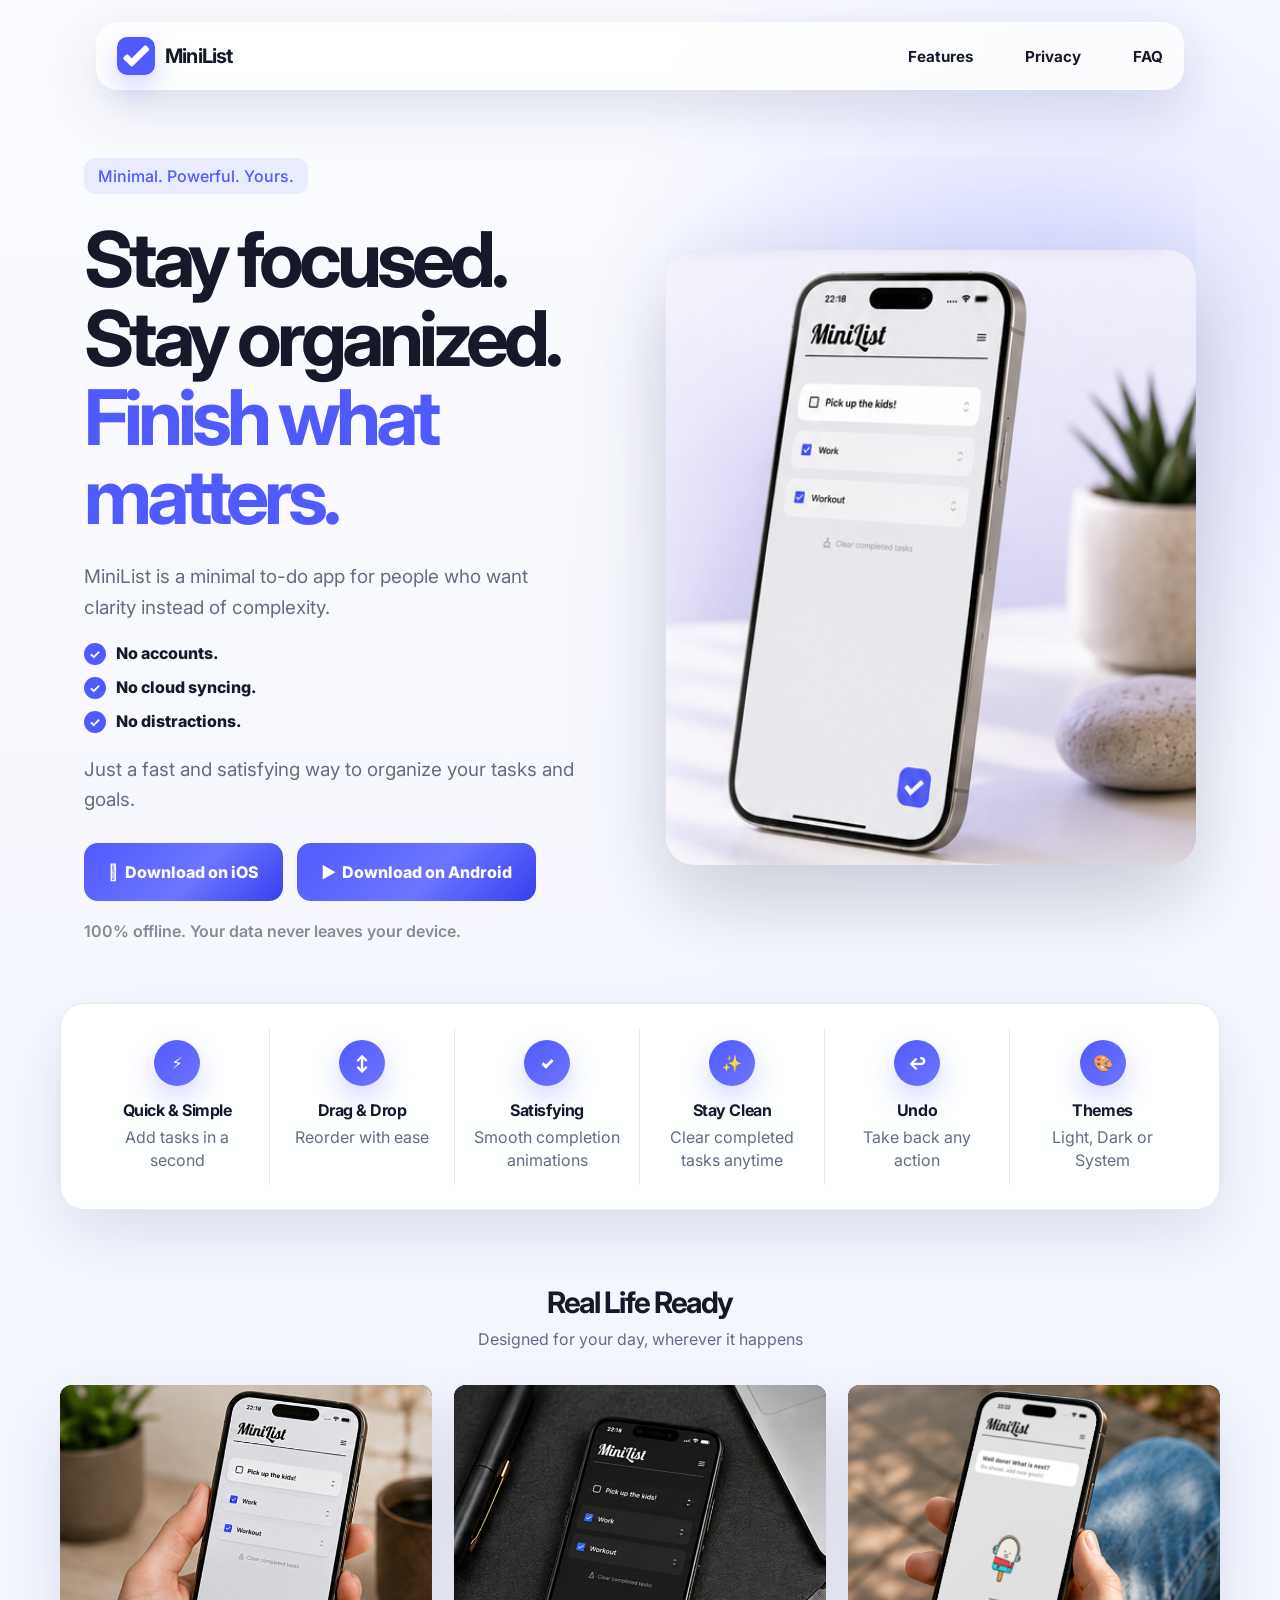
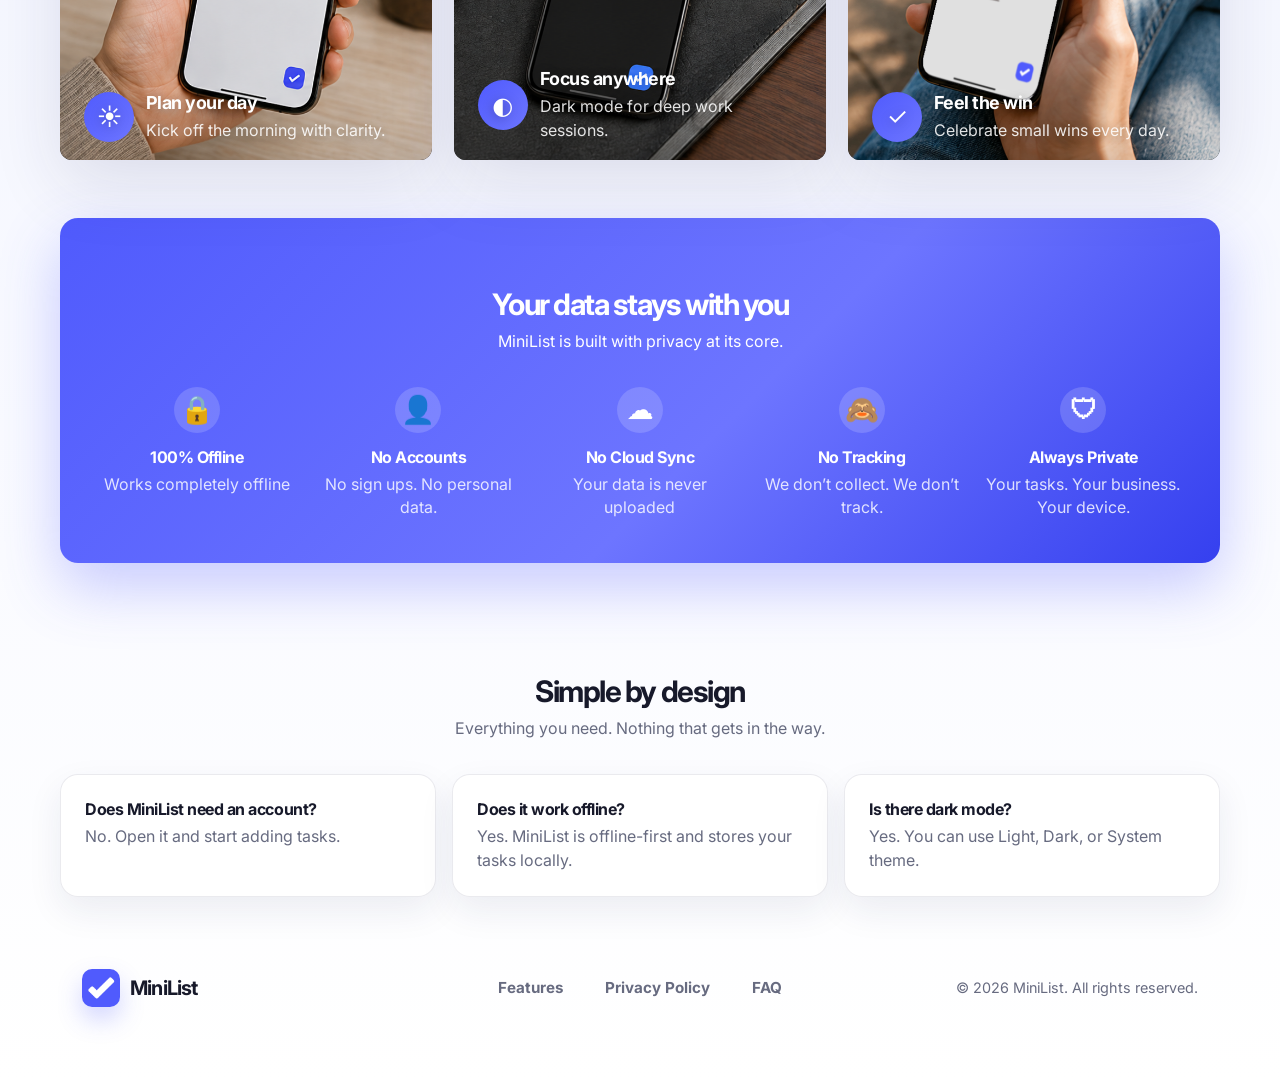
<file: index.html>
<!DOCTYPE html>
<html lang="en">

<head>
  <meta charset="UTF-8" />
  <meta name="viewport" content="width=device-width, initial-scale=1.0" />
  <link rel="icon" href="icon.png" type="image/png">
  <meta name="description"
    content="MiniList is a minimal to-do app with no accounts, no cloud sync, no tracking and no distractions." />
  <title>MiniList — Minimal To-Do App</title>
  <link rel="preconnect" href="https://fonts.googleapis.com">
  <link rel="preconnect" href="https://fonts.gstatic.com" crossorigin>
  <link href="https://fonts.googleapis.com/css2?family=Inter:wght@400;500;600;700;800;900&display=swap"
    rel="stylesheet">
  <link rel="stylesheet" href="styles.css">
</head>

<body>
  <div class="page-shell">
    <nav class="top-nav" aria-label="Main navigation">
      <a class="brand" href="#top" aria-label="MiniList home">
        <img src="icon.png" alt="MiniList icon">
        <span>MiniList</span>
      </a>
      <div class="nav-links">
        <a href="#features">Features</a>
        <a href="#privacy">Privacy</a>
        <a href="#faq">FAQ</a>
      </div>
    </nav>

    <header id="top" class="hero-section">
      <section class="hero-copy">
        <p class="pill">Minimal. Powerful. Yours.</p>
        <h1>Stay focused.<br>Stay organized.<br><span>Finish what matters.</span></h1>
        <p class="hero-text">MiniList is a minimal to-do app for people who want clarity instead of complexity.</p>
        <div class="proof-list" aria-label="MiniList promises">
          <span><b>✓</b>No accounts.</span>
          <span><b>✓</b>No cloud syncing.</span>
          <span><b>✓</b>No distractions.</span>
        </div>
        <p class="hero-text small">Just a fast and satisfying way to organize your tasks and goals.</p>
        <div id="download" class="download-row">
          <a class="download-button" href="https://apps.apple.com/us/app/minilist-simple-to-do-list/id6760142882"
            target="_blank" rel="noopener noreferrer">&nbsp; Download on iOS</a>
          <a class="download-button" href="https://play.google.com/store/apps/details?id=app.bitpull.todoapp"
            target="_blank" rel="noopener noreferrer">▶&nbsp; Download on Android</a>
        </div>
        <p class="microcopy"><br>100% offline. Your data never leaves your device.</p>
      </section>

      <section class="hero-art hero-scene" aria-label="MiniList app preview">
        <img src="hero-scene-latest.png" alt="MiniList app running on a standing iPhone on a calm desk">
      </section>
    </header>

    <main>
      <section id="features" class="feature-strip" aria-label="MiniList features">
        <article><span>⚡</span>
          <h3>Quick & Simple</h3>
          <p>Add tasks in a second</p>
        </article>
        <article><span>↕</span>
          <h3>Drag & Drop</h3>
          <p>Reorder with ease</p>
        </article>
        <article><span>✓</span>
          <h3>Satisfying</h3>
          <p>Smooth completion animations</p>
        </article>
        <article><span>✨</span>
          <h3>Stay Clean</h3>
          <p>Clear completed tasks anytime</p>
        </article>
        <article><span>↩</span>
          <h3>Undo</h3>
          <p>Take back any action</p>
        </article>
        <article><span>🎨</span>
          <h3>Themes</h3>
          <p>Light, Dark or System</p>
        </article>
      </section>

      <section class="real-life-section">
        <div class="section-heading">
          <h2>Real Life Ready</h2>
          <p>Designed for your day, wherever it happens</p>
        </div>
        <div class="life-grid">
          <article class="life-card">
            <img src="life-plan.png" alt="A person holding an iPhone with MiniList open">
            <div class="life-caption"><span>☀</span>
              <div>
                <h3>Plan your day</h3>
                <p>Kick off the morning with clarity.</p>
              </div>
            </div>
          </article>
          <article class="life-card">
            <img src="life-focus.png" alt="MiniList dark mode on an iPhone placed on a desk">
            <div class="life-caption"><span>◐</span>
              <div>
                <h3>Focus anywhere</h3>
                <p>Dark mode for deep work sessions.</p>
              </div>
            </div>
          </article>
          <article class="life-card">
            <img src="life-win.png" alt="A person using MiniList outdoors">
            <div class="life-caption"><span>✓</span>
              <div>
                <h3>Feel the win</h3>
                <p>Celebrate small wins every day.</p>
              </div>
            </div>
          </article>
        </div>
      </section>

      <section id="privacy" class="privacy-panel">
        <div class="section-heading white">
          <h2>Your data stays with you</h2>
          <p>MiniList is built with privacy at its core.</p>
        </div>
        <div class="privacy-grid">
          <article><span>🔒</span>
            <h3>100% Offline</h3>
            <p>Works completely offline</p>
          </article>
          <article><span>👤</span>
            <h3>No Accounts</h3>
            <p>No sign ups. No personal data.</p>
          </article>
          <article><span>☁️</span>
            <h3>No Cloud Sync</h3>
            <p>Your data is never uploaded</p>
          </article>
          <article><span>🙈</span>
            <h3>No Tracking</h3>
            <p>We don’t collect. We don’t track.</p>
          </article>
          <article><span>🛡</span>
            <h3>Always Private</h3>
            <p>Your tasks. Your business. Your device.</p>
          </article>
        </div>
      </section>

      <section id="faq" class="faq-section">
        <div class="section-heading">
          <h2>Simple by design</h2>
          <p>Everything you need. Nothing that gets in the way.</p>
        </div>
        <div class="faq-grid">
          <article>
            <h3>Does MiniList need an account?</h3>
            <p>No. Open it and start adding tasks.</p>
          </article>
          <article>
            <h3>Does it work offline?</h3>
            <p>Yes. MiniList is offline-first and stores your tasks locally.</p>
          </article>
          <article>
            <h3>Is there dark mode?</h3>
            <p>Yes. You can use Light, Dark, or System theme.</p>
          </article>
        </div>
      </section>
    </main>

    <footer>
      <a class="brand footer-brand" href="#top"><img src="icon.png" alt="MiniList icon"><span>MiniList</span></a>
      <div><a href="#features">Features</a><a href="privacy-policy/privacy-policy.html">Privacy Policy</a><a
          href="#faq">FAQ</a></div>
      <p>© 2026 MiniList. All rights reserved.</p>
    </footer>
  </div>
</body>

</html>
</file>
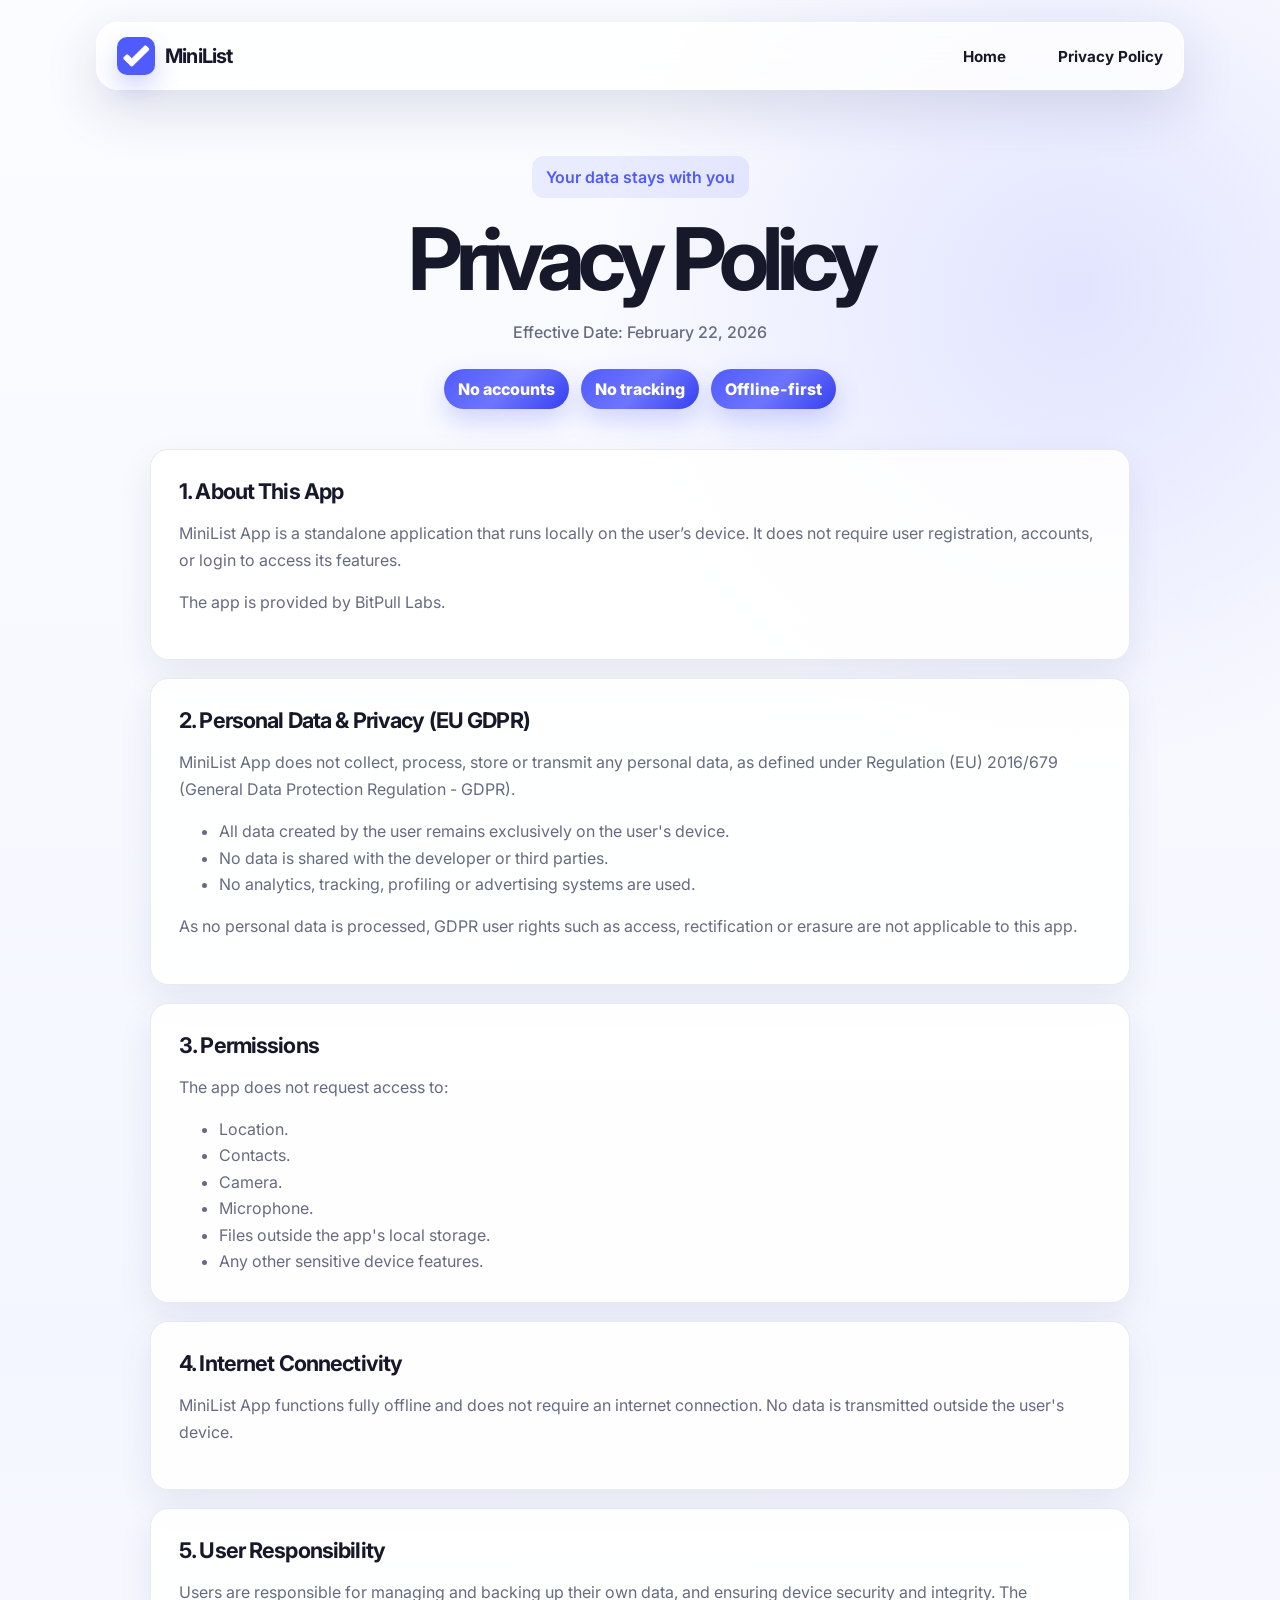
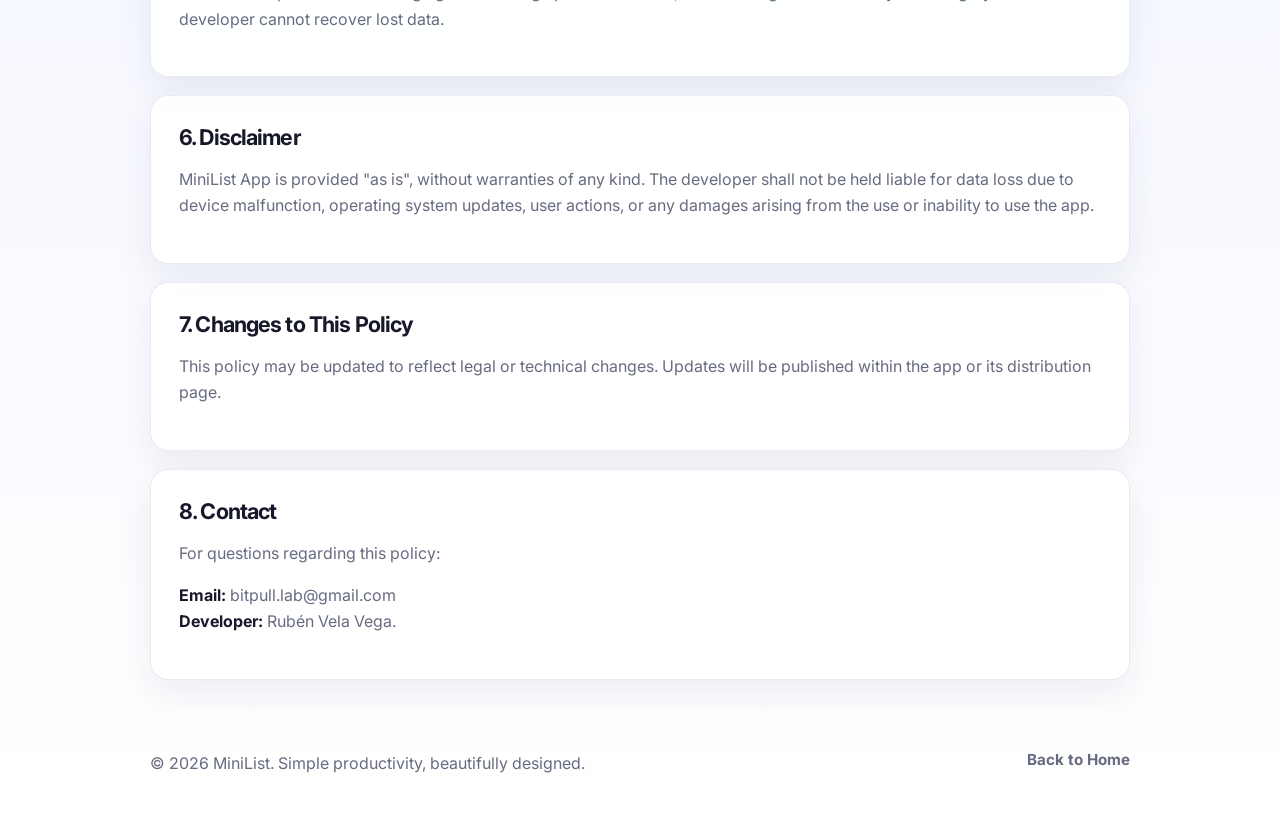
<file: privacy-policy.html>
<!DOCTYPE html>
<html lang="en">

<head>
    <meta charset="UTF-8" />
    <meta name="viewport" content="width=device-width, initial-scale=1.0" />
    <meta name="description" content="MiniList Privacy Policy. MiniList works offline, without accounts, tracking, analytics or cloud dependency." />
    <title>MiniList — Privacy Policy</title>
    <link rel="icon" href="icon.png" type="image/png">
    <link rel="preconnect" href="https://fonts.googleapis.com">
    <link rel="preconnect" href="https://fonts.gstatic.com" crossorigin>
    <link href="https://fonts.googleapis.com/css2?family=Inter:wght@400;500;600;700;800;900&display=swap" rel="stylesheet">
    <link rel="stylesheet" href="privacy-styles.css">
</head>

<body>
    <nav class="navbar" aria-label="Privacy navigation">
        <a class="brand" href="../index.html" aria-label="MiniList home">
            <img src="../icon.png" alt="MiniList app icon" class="brand-icon">
            <span>MiniList</span>
        </a>
        <div class="nav-links">
            <a href="../index.html">Home</a>
            <a href="privacy-policy.html">Privacy Policy</a>
        </div>
    </nav>

    <header class="privacy-hero">
        <p class="eyebrow">Your data stays with you</p>
        <h1>Privacy Policy</h1>
        <p class="hero-subtitle">Effective Date: February 22, 2026</p>
        <div class="trust-row">
            <span>No accounts</span>
            <span>No tracking</span>
            <span>Offline-first</span>
        </div>
    </header>

    <main class="policy-content">
        <section>
            <h2>1. About This App</h2>
            <p>MiniList App is a standalone application that runs locally on the user’s device. It does not require user registration, accounts, or login to access its features.</p>
            <p>The app is provided by BitPull Labs.</p>
        </section>

        <section>
            <h2>2. Personal Data & Privacy (EU GDPR)</h2>
            <p>MiniList App does not collect, process, store or transmit any personal data, as defined under Regulation (EU) 2016/679 (General Data Protection Regulation - GDPR).</p>
            <ul>
                <li>All data created by the user remains exclusively on the user's device.</li>
                <li>No data is shared with the developer or third parties.</li>
                <li>No analytics, tracking, profiling or advertising systems are used.</li>
            </ul>
            <p>As no personal data is processed, GDPR user rights such as access, rectification or erasure are not applicable to this app.</p>
        </section>

        <section>
            <h2>3. Permissions</h2>
            <p>The app does not request access to:</p>
            <ul>
                <li>Location.</li>
                <li>Contacts.</li>
                <li>Camera.</li>
                <li>Microphone.</li>
                <li>Files outside the app's local storage.</li>
                <li>Any other sensitive device features.</li>
            </ul>
        </section>

        <section>
            <h2>4. Internet Connectivity</h2>
            <p>MiniList App functions fully offline and does not require an internet connection. No data is transmitted outside the user's device.</p>
        </section>

        <section>
            <h2>5. User Responsibility</h2>
            <p>Users are responsible for managing and backing up their own data, and ensuring device security and integrity. The developer cannot recover lost data.</p>
        </section>

        <section>
            <h2>6. Disclaimer</h2>
            <p>MiniList App is provided "as is", without warranties of any kind. The developer shall not be held liable for data loss due to device malfunction, operating system updates, user actions, or any damages arising from the use or inability to use the app.</p>
        </section>

        <section>
            <h2>7. Changes to This Policy</h2>
            <p>This policy may be updated to reflect legal or technical changes. Updates will be published within the app or its distribution page.</p>
        </section>

        <section>
            <h2>8. Contact</h2>
            <p>For questions regarding this policy:</p>
            <p><strong>Email:</strong> bitpull.lab@gmail.com<br><strong>Developer:</strong> Rubén Vela Vega.</p>
        </section>
    </main>

    <footer>
        <p>© 2026 MiniList. Simple productivity, beautifully designed.</p>
        <a href="../index.html">Back to Home</a>
    </footer>
</body>

</html>
</file>
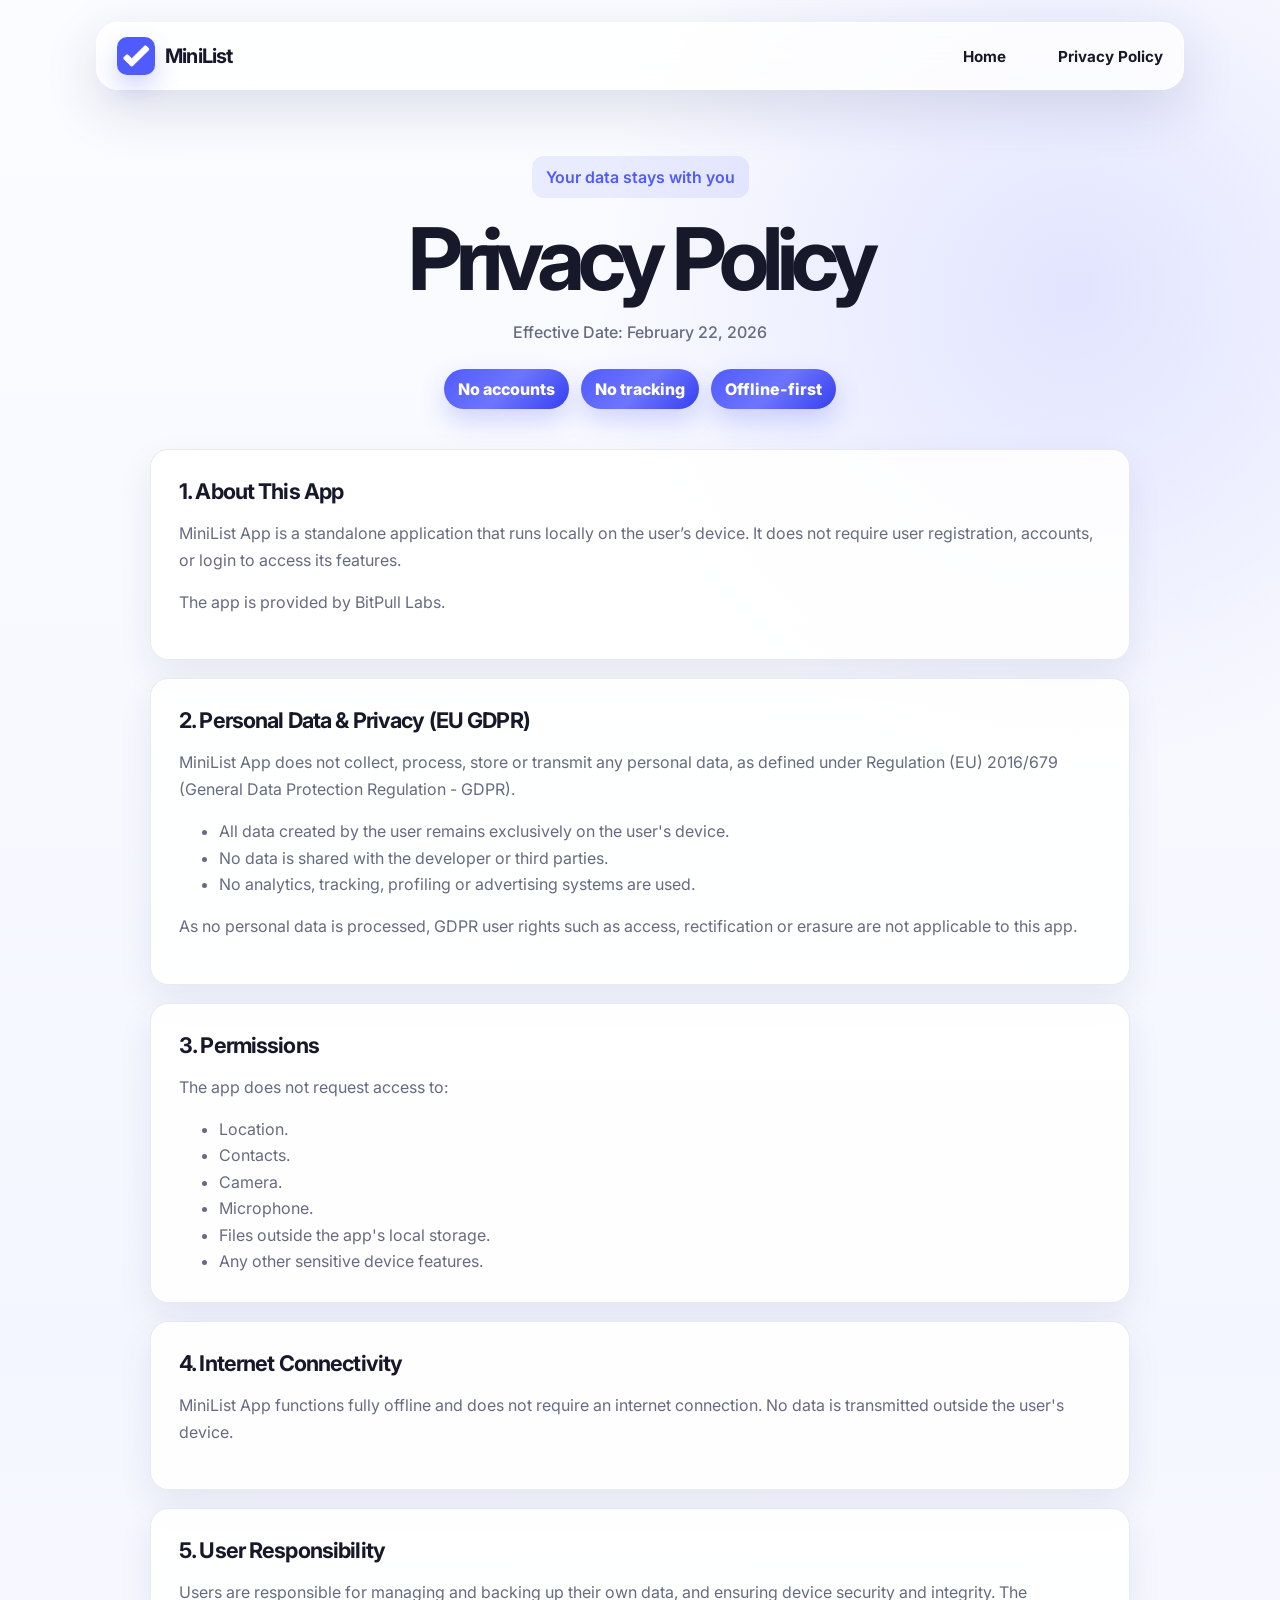
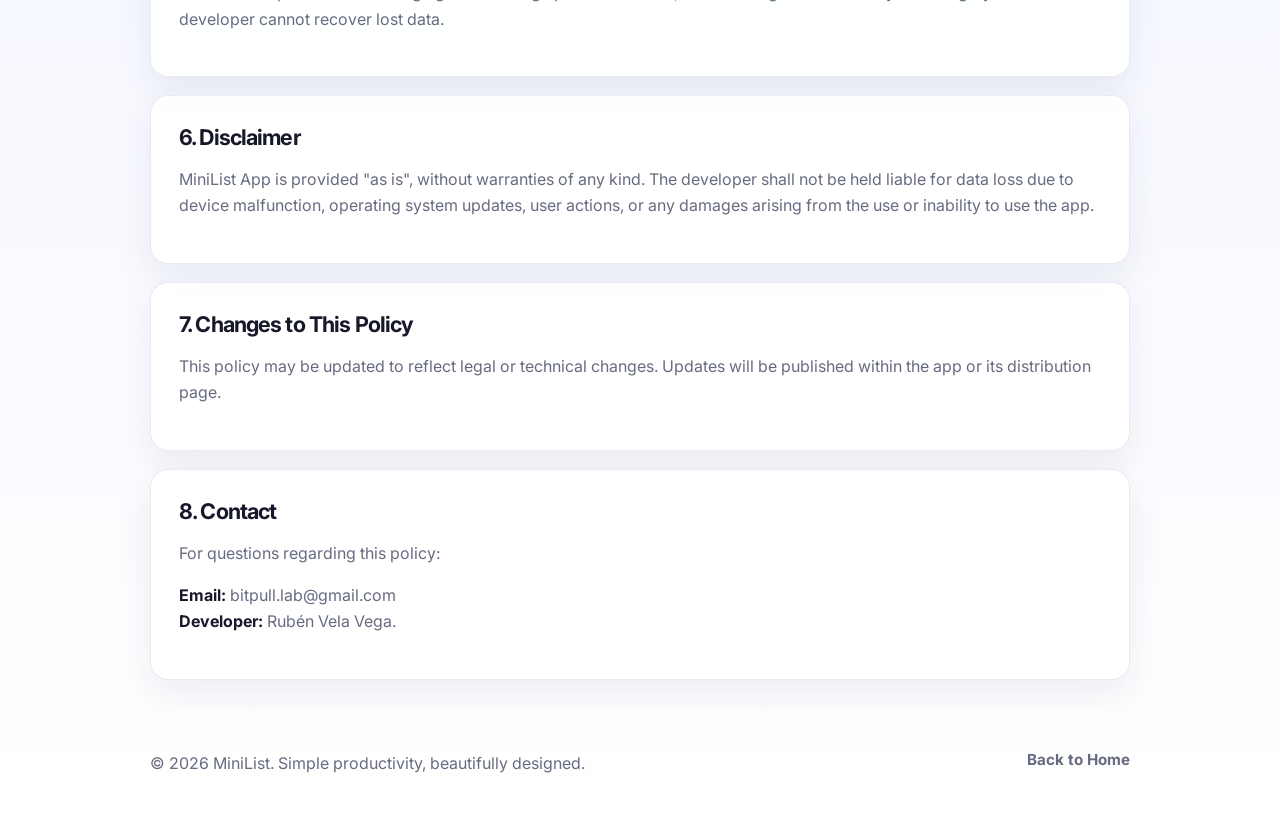
<file: privacy-policy/privacy-policy.html>
<!DOCTYPE html>
<html lang="en">

<head>
    <meta charset="UTF-8" />
    <meta name="viewport" content="width=device-width, initial-scale=1.0" />
    <meta name="description" content="MiniList Privacy Policy. MiniList works offline, without accounts, tracking, analytics or cloud dependency." />
    <title>MiniList — Privacy Policy</title>
    <link rel="icon" href="../icon.png" type="image/png">
    <link rel="preconnect" href="https://fonts.googleapis.com">
    <link rel="preconnect" href="https://fonts.gstatic.com" crossorigin>
    <link href="https://fonts.googleapis.com/css2?family=Inter:wght@400;500;600;700;800;900&display=swap" rel="stylesheet">
    <link rel="stylesheet" href="privacy-styles.css">
</head>

<body>
    <nav class="navbar" aria-label="Privacy navigation">
        <a class="brand" href="../index.html" aria-label="MiniList home">
            <img src="../icon.png" alt="MiniList app icon" class="brand-icon">
            <span>MiniList</span>
        </a>
        <div class="nav-links">
            <a href="../index.html">Home</a>
            <a href="privacy-policy.html">Privacy Policy</a>
        </div>
    </nav>

    <header class="privacy-hero">
        <p class="eyebrow">Your data stays with you</p>
        <h1>Privacy Policy</h1>
        <p class="hero-subtitle">Effective Date: February 22, 2026</p>
        <div class="trust-row">
            <span>No accounts</span>
            <span>No tracking</span>
            <span>Offline-first</span>
        </div>
    </header>

    <main class="policy-content">
        <section>
            <h2>1. About This App</h2>
            <p>MiniList App is a standalone application that runs locally on the user’s device. It does not require user registration, accounts, or login to access its features.</p>
            <p>The app is provided by BitPull Labs.</p>
        </section>

        <section>
            <h2>2. Personal Data & Privacy (EU GDPR)</h2>
            <p>MiniList App does not collect, process, store or transmit any personal data, as defined under Regulation (EU) 2016/679 (General Data Protection Regulation - GDPR).</p>
            <ul>
                <li>All data created by the user remains exclusively on the user's device.</li>
                <li>No data is shared with the developer or third parties.</li>
                <li>No analytics, tracking, profiling or advertising systems are used.</li>
            </ul>
            <p>As no personal data is processed, GDPR user rights such as access, rectification or erasure are not applicable to this app.</p>
        </section>

        <section>
            <h2>3. Permissions</h2>
            <p>The app does not request access to:</p>
            <ul>
                <li>Location.</li>
                <li>Contacts.</li>
                <li>Camera.</li>
                <li>Microphone.</li>
                <li>Files outside the app's local storage.</li>
                <li>Any other sensitive device features.</li>
            </ul>
        </section>

        <section>
            <h2>4. Internet Connectivity</h2>
            <p>MiniList App functions fully offline and does not require an internet connection. No data is transmitted outside the user's device.</p>
        </section>

        <section>
            <h2>5. User Responsibility</h2>
            <p>Users are responsible for managing and backing up their own data, and ensuring device security and integrity. The developer cannot recover lost data.</p>
        </section>

        <section>
            <h2>6. Disclaimer</h2>
            <p>MiniList App is provided "as is", without warranties of any kind. The developer shall not be held liable for data loss due to device malfunction, operating system updates, user actions, or any damages arising from the use or inability to use the app.</p>
        </section>

        <section>
            <h2>7. Changes to This Policy</h2>
            <p>This policy may be updated to reflect legal or technical changes. Updates will be published within the app or its distribution page.</p>
        </section>

        <section>
            <h2>8. Contact</h2>
            <p>For questions regarding this policy:</p>
            <p><strong>Email:</strong> bitpull.lab@gmail.com<br><strong>Developer:</strong> Rubén Vela Vega.</p>
        </section>
    </main>

    <footer>
        <p>© 2026 MiniList. Simple productivity, beautifully designed.</p>
        <a href="../index.html">Back to Home</a>
    </footer>
</body>

</html>
</file>
<file: styles.css>
:root{
  --violet:#505bfd;
  --violet-2:#6d75ff;
  --violet-3:#3540ef;
  --ink:#17192a;
  --muted:#676b80;
  --soft:#f6f7ff;
  --card:#ffffff;
  --line:rgba(24,27,70,.09);
  --shadow:0 24px 70px rgba(30,36,92,.12);
}
*{box-sizing:border-box}
html{scroll-behavior:smooth}
body{margin:0;font-family:Inter,system-ui,-apple-system,Segoe UI,sans-serif;color:var(--ink);background:radial-gradient(circle at 84% 12%,rgba(80,91,253,.14),transparent 30rem),linear-gradient(180deg,#fbfcff 0%,#f4f6ff 56%,#fff 100%)}
a{color:inherit} img{display:block;max-width:100%}
.page-shell{width:min(1160px,calc(100% - 48px));margin:0 auto;padding:116px 0 36px}
.top-nav{position:fixed;top:22px;left:50%;transform:translateX(-50%);width:min(1088px,calc(100% - 48px));z-index:1000;display:flex;align-items:center;justify-content:space-between;gap:24px;padding:14px 20px;border:1px solid rgba(255,255,255,.78);border-radius:22px;background:rgba(255,255,255,.78);box-shadow:0 18px 55px rgba(30,36,92,.14);backdrop-filter:blur(22px);-webkit-backdrop-filter:blur(22px)}
.brand{display:flex;align-items:center;gap:10px;text-decoration:none;font-weight:700;font-size:1.25rem;letter-spacing:-.04em}
.brand img{width:38px;height:38px;border-radius:10px;box-shadow:0 12px 24px rgba(80,91,253,.25)}
.nav-links{display:flex;gap:52px;align-items:center;margin-left:auto}.nav-links a,footer a{text-decoration:none;font-weight:700;font-size:.95rem}.nav-links a:hover,footer a:hover{color:var(--violet)}
.nav-button,.download-button{color:#fff;text-decoration:none;font-weight:800;border-radius:14px;background:linear-gradient(135deg,var(--violet),var(--violet-2) 56%,var(--violet-3));transition:transform .2s ease,box-shadow .2s ease}.nav-button:hover,.download-button:hover{transform:translateY(-2px);box-shadow:0 20px 42px rgba(80,91,253,.40)}.nav-button{padding:14px 26px}
.hero-section{display:grid;grid-template-columns:1fr .98fr;gap:42px;align-items:center;padding:42px 24px 46px;overflow:visible}.pill{display:inline-flex;margin:0 0 26px;padding:8px 14px;color:var(--violet);font-weight:500;background:rgba(80,91,253,.10);border-radius:12px}.hero-copy h1{margin:0 0 26px;font-size:clamp(3rem,6vw,5.35rem);line-height:1.03;letter-spacing:-.065em}.hero-copy h1 span{color:var(--violet)}.hero-text{max-width:500px;color:var(--muted);font-size:1.18rem;line-height:1.6}.hero-text.small{margin-top:22px}.proof-list{display:grid;gap:12px;margin:20px 0}.proof-list span{font-weight:800}.proof-list b{display:inline-grid;place-items:center;width:22px;height:22px;margin-right:10px;color:#fff;background:var(--violet);border-radius:50%;font-size:.82rem}.download-row{display:flex;flex-wrap:wrap;gap:14px;margin-top:28px}.download-button{display:inline-flex;align-items:center;justify-content:center;min-height:58px;padding:0 24px}.microcopy{color:#85899a;font-weight:600}.hero-art{position:relative;min-height:690px;display:grid;place-items:center;overflow:visible}.hero-scene{justify-self:stretch;align-self:stretch;min-height:640px;border-radius:32px;background:radial-gradient(circle at 58% 42%,rgba(80,91,253,.16),transparent 26rem);}.hero-scene img{width:min(540px,100%);height:auto;margin-left:auto;border-radius:28px;filter:drop-shadow(0 34px 46px rgba(16,20,50,.20));}
main{display:grid;gap:40px}.feature-strip{display:grid;grid-template-columns:repeat(6,1fr);padding:24px;border:1px solid var(--line);border-radius:24px;background:rgba(255,255,255,.90);box-shadow:var(--shadow)}.feature-strip article{text-align:center;padding:12px 18px;border-right:1px solid var(--line)}.feature-strip article:last-child{border-right:0}.feature-strip span,.privacy-grid span{display:inline-grid;place-items:center;width:46px;height:46px;margin-bottom:14px;color:#fff;background:linear-gradient(135deg,var(--violet),var(--violet-2));border-radius:50%;font-weight:900;box-shadow:0 12px 26px rgba(80,91,253,.24)}h2,h3,p{margin-top:0}.feature-strip h3,.privacy-grid h3,.life-caption h3,.faq-grid h3{margin-bottom:6px;font-size:1rem;letter-spacing:-.03em}.feature-strip p,.privacy-grid p,.life-caption p,.section-heading p,.faq-grid p{margin-bottom:0;color:var(--muted);line-height:1.45}.section-heading{text-align:center;margin:34px auto 34px}.section-heading h2{margin-bottom:8px;font-size:1.85rem;letter-spacing:-.05em}.life-grid{display:grid;grid-template-columns:repeat(3,1fr);gap:22px}.life-card{position:relative;height:375px;overflow:hidden;border-radius:12px;background:#111;box-shadow:var(--shadow)}.life-card img{width:100%;height:100%;object-fit:cover;transform:scale(1.03)}.life-caption{position:absolute;left:24px;right:24px;bottom:18px;display:flex;gap:12px;align-items:center;color:#fff;text-shadow:0 2px 12px rgba(0,0,0,.28)}.life-caption span{display:grid;place-items:center;flex:0 0 50px;height:50px;border-radius:50%;background:linear-gradient(135deg,var(--violet),var(--violet-2));font-size:1.5rem}.life-caption h3{font-size:1.12rem}.life-caption p{color:rgba(255,255,255,.88)}
.privacy-panel{margin-top:18px;padding:34px 38px 44px;border-radius:18px;background:linear-gradient(135deg,var(--violet),var(--violet-2) 58%,var(--violet-3));box-shadow:0 24px 60px rgba(80,91,253,.30)}.section-heading.white h2,.section-heading.white p{color:#fff}.privacy-grid{display:grid;grid-template-columns:repeat(5,1fr);gap:24px;text-align:center;color:#fff}.privacy-grid span{background:rgba(255,255,255,.16);box-shadow:none;font-size:1.7rem}.privacy-grid h3{color:#fff}.privacy-grid p{color:rgba(255,255,255,.82)}.faq-section{padding:36px 0}.faq-grid{display:grid;grid-template-columns:repeat(3,1fr);gap:16px}.faq-grid article{padding:24px;border:1px solid var(--line);border-radius:18px;background:rgba(255,255,255,.82);box-shadow:0 14px 35px rgba(30,36,92,.08)}
footer{display:grid;grid-template-columns:1fr 1fr 1fr;align-items:center;gap:24px;padding:36px 22px;color:var(--muted)}footer div{display:flex;justify-content:center;gap:42px}.footer-brand{color:var(--ink)}footer p{text-align:right;margin:0;font-size:.9rem}
@media(max-width:980px){.hero-section{grid-template-columns:1fr;padding-top:40px}.hero-art{min-height:610px}.hero-scene{min-height:auto}.hero-scene img{margin:0 auto}.feature-strip,.privacy-grid{grid-template-columns:repeat(3,1fr)}.feature-strip article:nth-child(3){border-right:0}.feature-strip article:nth-child(n+4){border-top:1px solid var(--line)}.life-grid,.faq-grid{grid-template-columns:1fr}.life-card{height:430px}footer{grid-template-columns:1fr;text-align:center}footer div{flex-wrap:wrap}footer p{text-align:center}}
@media(max-width:680px){.page-shell{width:min(100% - 24px,1160px);padding-top:112px}.top-nav{top:12px;width:calc(100% - 24px);border-radius:20px;gap:10px;padding:12px 14px;flex-wrap:wrap;justify-content:center}.brand{font-size:1.05rem;margin-right:auto}.brand img{width:34px;height:34px}.nav-links{display:flex;width:100%;justify-content:space-between;gap:8px;margin-left:0;padding-top:8px;border-top:1px solid rgba(24,27,70,.08)}.nav-links a{font-size:.88rem;padding:8px 10px;border-radius:999px;background:rgba(80,91,253,.08);color:var(--ink)}.nav-links a:hover{background:rgba(80,91,253,.14);color:var(--violet)}.nav-button{padding:12px 16px}.hero-section{padding:36px 6px 32px}.hero-copy h1{font-size:clamp(2.7rem,13vw,4.2rem)}.download-row,.download-button{width:100%}.hero-art{min-height:auto}.hero-scene img{width:100%;border-radius:22px}.feature-strip,.privacy-grid{grid-template-columns:1fr}.feature-strip article{border-right:0!important;border-top:1px solid var(--line)}.feature-strip article:first-child{border-top:0}.privacy-panel{padding:28px 18px}.life-card{height:360px}footer div{gap:18px}}
</file>
<file: privacy-styles.css>
:root{--violet:#505bfd;--violet-2:#6d75ff;--violet-3:#3540ef;--ink:#17192a;--muted:#676b80;--line:rgba(24,27,70,.09);--shadow:0 24px 70px rgba(30,36,92,.12)}
*{box-sizing:border-box}html{scroll-behavior:smooth}body{margin:0;font-family:Inter,system-ui,-apple-system,Segoe UI,sans-serif;color:var(--ink);background:radial-gradient(circle at 84% 12%,rgba(80,91,253,.14),transparent 30rem),linear-gradient(180deg,#fbfcff 0%,#f4f6ff 56%,#fff);padding-top:112px}a{color:inherit}.privacy-hero,.policy-content,footer{width:min(980px,calc(100% - 48px));margin:0 auto}.navbar{position:fixed;top:22px;left:50%;transform:translateX(-50%);width:min(1088px,calc(100% - 48px));z-index:1000;display:flex;align-items:center;justify-content:space-between;gap:24px;padding:14px 20px;border:1px solid rgba(255,255,255,.78);border-radius:22px;background:rgba(255,255,255,.78);box-shadow:0 18px 55px rgba(30,36,92,.14);backdrop-filter:blur(22px);-webkit-backdrop-filter:blur(22px)}.brand{display:flex;align-items:center;gap:10px;text-decoration:none;font-weight:700;font-size:1.25rem;letter-spacing:-.04em}.brand-icon{width:38px;height:38px;border-radius:10px;box-shadow:0 12px 24px rgba(80,91,253,.25)}.nav-links{display:flex;gap:52px;align-items:center;margin-left:auto}.nav-links a,footer a{text-decoration:none;font-weight:700;font-size:.95rem}.nav-links a:hover,footer a:hover{color:var(--violet)}.privacy-hero{padding:44px 0 40px;text-align:center}.eyebrow{display:inline-flex;margin:0 0 18px;padding:8px 14px;color:var(--violet);font-weight:600;background:rgba(80,91,253,.10);border-radius:12px}h1{margin:0 0 14px;font-size:clamp(3rem,7vw,5.4rem);line-height:1;letter-spacing:-.075em}h2{margin:0 0 14px;font-size:1.35rem;letter-spacing:-.04em}.hero-subtitle{color:var(--muted);font-weight:500}.trust-row{display:flex;justify-content:center;flex-wrap:wrap;gap:12px;margin-top:24px}.trust-row span{padding:10px 14px;border-radius:999px;color:#fff;font-weight:800;background:linear-gradient(135deg,var(--violet),var(--violet-2),var(--violet-3));box-shadow:0 12px 26px rgba(80,91,253,.24)}.policy-content{display:grid;gap:18px;padding-bottom:42px}.policy-content section{padding:28px;border:1px solid var(--line);border-radius:18px;background:rgba(255,255,255,.88);box-shadow:0 14px 35px rgba(30,36,92,.08)}p,li{color:var(--muted);line-height:1.65}ul{margin-bottom:0}strong{color:var(--ink)}footer{display:flex;justify-content:space-between;gap:20px;padding:28px 0 44px;color:var(--muted)}footer p{margin:0}@media(max-width:680px){body{padding-top:132px}.privacy-hero,.policy-content,footer{width:min(100% - 24px,980px)}.navbar{top:12px;width:calc(100% - 24px);border-radius:20px;gap:10px;padding:12px 14px;flex-wrap:wrap;justify-content:center}.brand{font-size:1.05rem;margin-right:auto}.brand-icon{width:34px;height:34px}.nav-links{display:flex;width:100%;justify-content:space-between;gap:8px;margin-left:0;padding-top:8px;border-top:1px solid rgba(24,27,70,.08)}.nav-links a{font-size:.88rem;padding:8px 10px;border-radius:999px;background:rgba(80,91,253,.08);color:var(--ink)}.nav-links a:hover{background:rgba(80,91,253,.14);color:var(--violet)}.privacy-hero{padding-top:38px}footer{flex-direction:column;text-align:center}}
</file>
<file: privacy-policy/privacy-styles.css>
:root{--violet:#505bfd;--violet-2:#6d75ff;--violet-3:#3540ef;--ink:#17192a;--muted:#676b80;--line:rgba(24,27,70,.09);--shadow:0 24px 70px rgba(30,36,92,.12)}
*{box-sizing:border-box}html{scroll-behavior:smooth}body{margin:0;font-family:Inter,system-ui,-apple-system,Segoe UI,sans-serif;color:var(--ink);background:radial-gradient(circle at 84% 12%,rgba(80,91,253,.14),transparent 30rem),linear-gradient(180deg,#fbfcff 0%,#f4f6ff 56%,#fff);padding-top:112px}a{color:inherit}.privacy-hero,.policy-content,footer{width:min(980px,calc(100% - 48px));margin:0 auto}.navbar{position:fixed;top:22px;left:50%;transform:translateX(-50%);width:min(1088px,calc(100% - 48px));z-index:1000;display:flex;align-items:center;justify-content:space-between;gap:24px;padding:14px 20px;border:1px solid rgba(255,255,255,.78);border-radius:22px;background:rgba(255,255,255,.78);box-shadow:0 18px 55px rgba(30,36,92,.14);backdrop-filter:blur(22px);-webkit-backdrop-filter:blur(22px)}.brand{display:flex;align-items:center;gap:10px;text-decoration:none;font-weight:700;font-size:1.25rem;letter-spacing:-.04em}.brand-icon{width:38px;height:38px;border-radius:10px;box-shadow:0 12px 24px rgba(80,91,253,.25)}.nav-links{display:flex;gap:52px;align-items:center;margin-left:auto}.nav-links a,footer a{text-decoration:none;font-weight:700;font-size:.95rem}.nav-links a:hover,footer a:hover{color:var(--violet)}.privacy-hero{padding:44px 0 40px;text-align:center}.eyebrow{display:inline-flex;margin:0 0 18px;padding:8px 14px;color:var(--violet);font-weight:600;background:rgba(80,91,253,.10);border-radius:12px}h1{margin:0 0 14px;font-size:clamp(3rem,7vw,5.4rem);line-height:1;letter-spacing:-.075em}h2{margin:0 0 14px;font-size:1.35rem;letter-spacing:-.04em}.hero-subtitle{color:var(--muted);font-weight:500}.trust-row{display:flex;justify-content:center;flex-wrap:wrap;gap:12px;margin-top:24px}.trust-row span{padding:10px 14px;border-radius:999px;color:#fff;font-weight:800;background:linear-gradient(135deg,var(--violet),var(--violet-2),var(--violet-3));box-shadow:0 12px 26px rgba(80,91,253,.24)}.policy-content{display:grid;gap:18px;padding-bottom:42px}.policy-content section{padding:28px;border:1px solid var(--line);border-radius:18px;background:rgba(255,255,255,.88);box-shadow:0 14px 35px rgba(30,36,92,.08)}p,li{color:var(--muted);line-height:1.65}ul{margin-bottom:0}strong{color:var(--ink)}footer{display:flex;justify-content:space-between;gap:20px;padding:28px 0 44px;color:var(--muted)}footer p{margin:0}@media(max-width:680px){body{padding-top:132px}.privacy-hero,.policy-content,footer{width:min(100% - 24px,980px)}.navbar{top:12px;width:calc(100% - 24px);border-radius:20px;gap:10px;padding:12px 14px;flex-wrap:wrap;justify-content:center}.brand{font-size:1.05rem;margin-right:auto}.brand-icon{width:34px;height:34px}.nav-links{display:flex;width:100%;justify-content:space-between;gap:8px;margin-left:0;padding-top:8px;border-top:1px solid rgba(24,27,70,.08)}.nav-links a{font-size:.88rem;padding:8px 10px;border-radius:999px;background:rgba(80,91,253,.08);color:var(--ink)}.nav-links a:hover{background:rgba(80,91,253,.14);color:var(--violet)}.privacy-hero{padding-top:38px}footer{flex-direction:column;text-align:center}}
</file>
